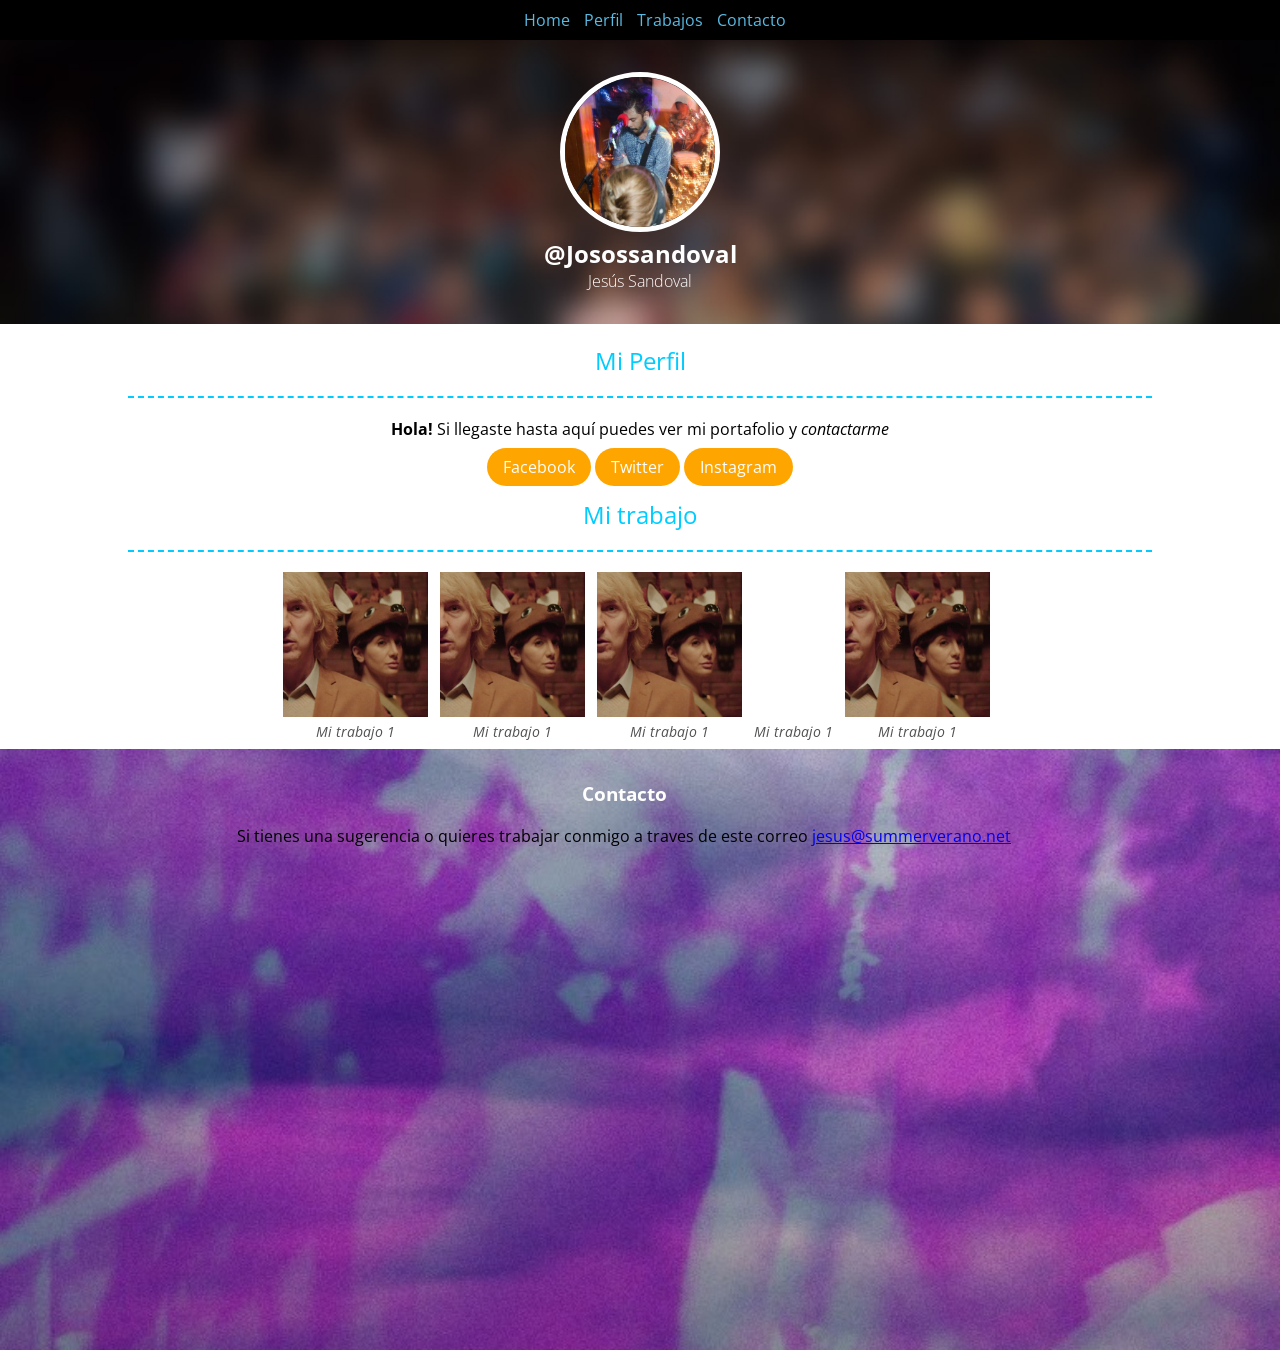
<file: index.html>
<!doctype html>
<html>
<head>
<meta charset="utf-8">
<title>Jesus Sandoval</title>
<link rel="icon" type="image/png" href="img/favicon.png">
<link rel="stylesheet" href="css/normalize.css">
<link rel="stylesheet" href="css/style.css">
<link href='https://fonts.googleapis.com/css?family=Open+Sans:400,300italic,700,400italic' rel='stylesheet' type='text/css'>
</head>

<body>
<header id="home" class="Header">
  <nav class="MainMenu">
    <ul class="MainMenu-list">
      <li class="MainMenu-item"><a class="MainMenu-link"href="#home">Home</a></li>
      <li class="MainMenu-item"><a class="MainMenu-link"href="#perfil">Perfil</a></li>
      <li class="MainMenu-item"><a class="MainMenu-link"href="#trabajos">Trabajos</a></li>
      <li class="MainMenu-item"><a class="MainMenu-link"href="#contacto">Contacto</a></li>
    </ul>
  </nav>
  <figure class="Header-imageContainer">
  <img src="img/avatar.jpg" width="80px" height="90px" alt="imagen personal" class="Header-image"/>
  <figcaption class="Header-imageDescription">
  <a href="http://www.twitter.com/josossandoval" target="_blank" class="Header-link">@Josossandoval</a>
  </figcaption>
  <span class="Header-name">Jesús Sandoval</span>

  </figure>
</header>
  
<section class="Profile" id="perfil">
<div class="u-container">
<h2 class="Profile-title u-title">Mi Perfil</h2>
<p class="Profile-description"><span class="u-strong">Hola!</span> Si llegaste hasta aquí puedes ver mi portafolio y <span class="u-italic">contactarme</span></p>
<a class="Profile-link" href="http://www.facebook.com/jezuz.chavez" target="_blank">Facebook</a> 
<a class="Profile-link" href="http://www.twitter.com/josossandoval" target="_blank">Twitter</a> 
<a class="Profile-link" href="http://www.instagram.com/josossandoval" target="_blank">Instagram</a></div>
</section>

<section class="Work" id="trabajos">
<div class="u-container">
<h2 class="Work-title u-title">Mi trabajo</h2>
<article class="Work-item">
<figure class="Work-imageContainer">
<img class="Work-image" src="img/proyecto.jpg" width="145px" height="145px" alt="mi trabajo 1">
<figcaption class="Work-description u-italic">Mi trabajo 1</figcaption>
</figure>
</article>

<article class="Work-item">
<figure class="Work-imageContainer">
<img class="Work-image" src="img/proyecto.jpg" width="145px" height="145px" alt="mi trabajo 1">
<figcaption class="Work-description u-italic">Mi trabajo 1</figcaption>
</figure>
</article>

<article class="Work-item">
<figure class="Work-imageContainer">
<img class="Work-image" src="img/proyecto.jpg" width="145px" height="145px" alt="mi trabajo 1">
<figcaption class="Work-description u-italic">Mi trabajo 1</figcaption>
</figure>
</article>

<article class="Work-item">
<figure class="Work-imageContainer">
 
<figcaption class="Work-description u-italic">Mi trabajo 1</figcaption>
</figure>
</article>

<article class="Work-item">
<figure class="Work-imageContainer">
<img class="Work-image" src="img/proyecto.jpg" width="145px" height="145px" alt="mi trabajo 1">
<figcaption class="Work-description u-italic">Mi trabajo 1</figcaption>
</figure>
</article>
</div>
</section>

<footer id="contacto" class="Footer">
<div class="Footer-left">
<h3 class="Footer-title">Contacto</h3>
<p class="Footer-description">Si tienes una sugerencia o quieres trabajar conmigo a traves de este correo <a href="jesus@summerverano.net">jesus@summerverano.net</a></p>
</div>

<div class="Footer-right">
<iframe src="https://www.google.com/maps/embed?pb=!1m18!1m12!1m3!1d3621.811139022818!2d-107.43726338692609!3d24.801919753713765!2m3!1f0!2f0!3f0!3m2!1i1024!2i768!4f13.1!3m3!1m2!1s0x86bcd07daac5c7a5%3A0xbf00083607c66d8b!2sUniversidad+Tecmilenio!5e0!3m2!1ses!2smx!4v1447818965816" width="600" height="450" frameborder="0" style="border:0" allowfullscreen></iframe>
</div>
</footer>
</body>
</html>
</file>
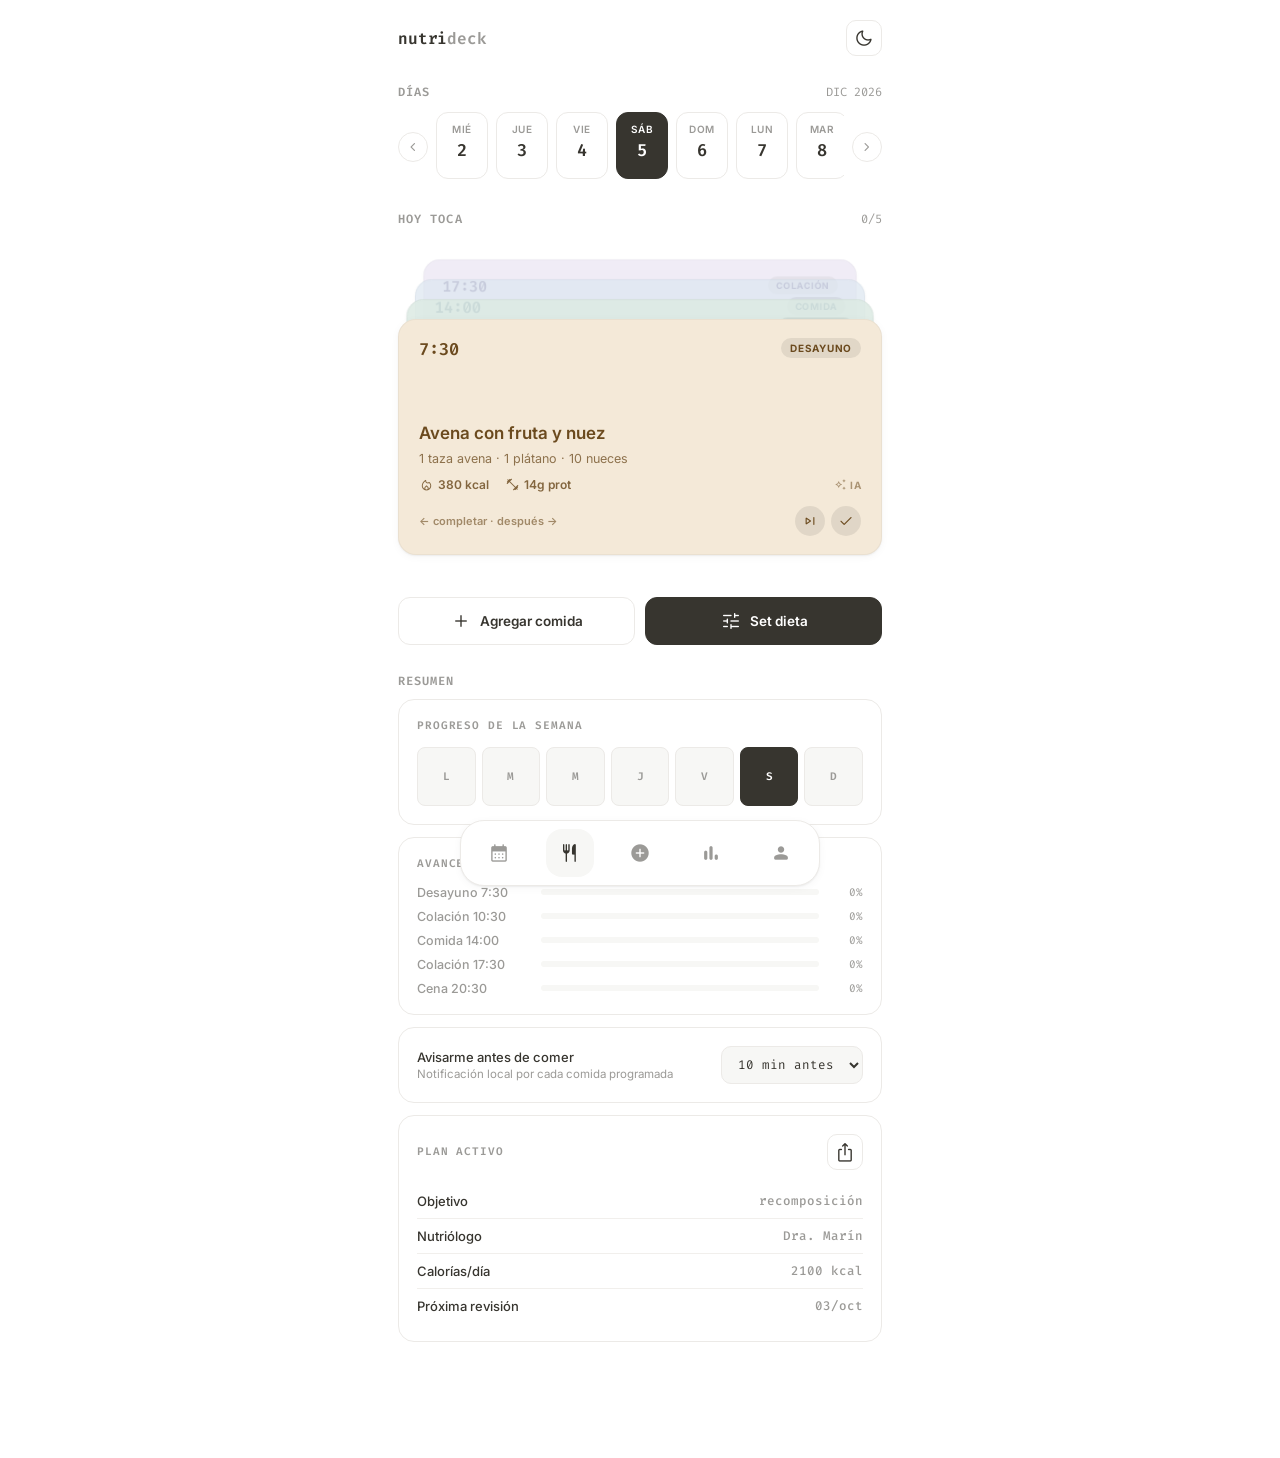
<file: diet-app/index.html>
<!doctype html>
<html lang="es">
<head>
<meta charset="utf-8">
<meta name="viewport" content="width=device-width, initial-scale=1, viewport-fit=cover">
<title>NutriDeck — Wireframe</title>
<link rel="preconnect" href="https://fonts.googleapis.com">
<link href="https://fonts.googleapis.com/css2?family=Fira+Code:wght@500;600;700&family=Inter:wght@400;500;600;700&family=Material+Symbols+Rounded:opsz,wght,FILL,GRAD@20..48,100..700,0..1,-50..200" rel="stylesheet">
<style>
  :root{
    --bg:          #ffffff;
    --bg-raised:   #ffffff;
    --bg-sunken:   #f7f7f5;
    --text:        #37352f;
    --text-dim:    #9b9a97;
    --border:      #eceae7;
    --border-soft: #f1efec;
    --accent:      #37352f;
    --shadow:      0 1px 2px rgba(15,15,15,.06), 0 2px 8px rgba(15,15,15,.04);
    --overlay:     rgba(30,28,25,.45);

    --meal-1-bg:#f4e9d8; --meal-1-tx:#6b4a1e;
    --meal-2-bg:#dceae3; --meal-2-tx:#1f5c46;
    --meal-3-bg:#dce6f0; --meal-3-tx:#244a73;
    --meal-4-bg:#e6e0f0; --meal-4-tx:#4a3b73;
    --meal-5-bg:#f2dede; --meal-5-tx:#7a3030;

    --done-bg: #f1efec;
    --done-tx: #b3b1ac;
  }

  :root[data-theme="dark"]{
    --bg:          #191919;
    --bg-raised:   #202020;
    --bg-sunken:   #1f1f1f;
    --text:        #e9e9e7;
    --text-dim:    #8f8d88;
    --border:      #2f2f2f;
    --border-soft: #2a2a2a;
    --accent:      #e9e9e7;
    --shadow:      0 1px 2px rgba(0,0,0,.4), 0 2px 10px rgba(0,0,0,.28);
    --overlay:     rgba(0,0,0,.6);

    --meal-1-bg:#332a1a; --meal-1-tx:#e8c989;
    --meal-2-bg:#1c2f28; --meal-2-tx:#8fd9bd;
    --meal-3-bg:#1e2c3a; --meal-3-tx:#9cc2e8;
    --meal-4-bg:#292236; --meal-4-tx:#c7b7e8;
    --meal-5-bg:#332222; --meal-5-tx:#e3a8a8;

    --done-bg: #232323;
    --done-tx: #6f6d68;
  }

  *{box-sizing:border-box;}
  html,body{margin:0;padding:0;}
  body{
    background:var(--bg);
    color:var(--text);
    font-family:'Inter',system-ui,sans-serif;
    min-height:100vh;
    transition:background .2s ease, color .2s ease;
    -webkit-tap-highlight-color:transparent;
  }
  button{font-family:inherit;}
  input{font-family:inherit;}
  .mono{font-family:'Fira Code',ui-monospace,monospace;}

  .material-symbols-rounded{
    font-variation-settings:'FILL' 0,'wght' 300,'GRAD' 0,'opsz' 24;
    font-size:22px;
    line-height:1;
    user-select:none;
  }
  .material-symbols-rounded.is-filled{
    font-variation-settings:'FILL' 1,'wght' 300,'GRAD' 0,'opsz' 24;
  }

  /* ---------- App shell : single centered column, same on mobile & desktop ---------- */
  .App{
    max-width:520px;
    margin:0 auto;
    padding:20px 18px 116px;
    display:flex;
    flex-direction:column;
    gap:28px;
  }

  /* ---------- Top bar ---------- */
  .TopBar{
    display:flex;
    align-items:center;
    justify-content:space-between;
  }
  .TopBar-title{
    font-family:'Fira Code';
    font-weight:600;
    font-size:16px;
    letter-spacing:-0.01em;
  }
  .TopBar-title span{color:var(--text-dim);}
  .IconBtn{
    width:36px;height:36px;
    border-radius:10px;
    border:1px solid var(--border);
    background:var(--bg-raised);
    color:var(--text);
    display:flex;align-items:center;justify-content:center;
    cursor:pointer;
    flex:0 0 auto;
  }
  .IconBtn:hover{background:var(--bg-sunken);}

  /* ---------- Section heading ---------- */
  .SectionHead{
    display:flex;align-items:baseline;justify-content:space-between;
    margin-bottom:10px;
  }
  .SectionHead h2{
    font-family:'Fira Code';
    font-size:12px;
    font-weight:600;
    text-transform:uppercase;
    letter-spacing:.09em;
    color:var(--text-dim);
    margin:0;
  }
  .SectionHead .meta{
    font-family:'Fira Code';
    font-size:12px;
    color:var(--text-dim);
  }

  /* ---------- Day rail ---------- */
  .DayRailWrap{
    display:flex;
    align-items:center;
    gap:8px;
  }
  .RailNav{
    width:30px;height:30px;
    border-radius:50%;
    border:1px solid var(--border);
    background:var(--bg-raised);
    color:var(--text-dim);
    display:flex;align-items:center;justify-content:center;
    cursor:pointer;
    flex:0 0 auto;
  }
  .RailNav:hover{background:var(--bg-sunken);color:var(--text);}
  .RailNav .material-symbols-rounded{font-size:18px;}

  .DayRail{
    display:flex;
    gap:8px;
    overflow-x:auto;
    scroll-snap-type:x mandatory;
    padding:2px 2px 4px;
    flex:1;
    min-width:0;
  }
  .DayRail::-webkit-scrollbar{display:none;}

  .DayCard{
    scroll-snap-align:start;
    flex:0 0 auto;
    width:52px;
    padding:10px 0 9px;
    border-radius:12px;
    border:1px solid var(--border);
    background:var(--bg-raised);
    color:var(--text-dim);
    display:flex;
    flex-direction:column;
    align-items:center;
    gap:4px;
    cursor:pointer;
  }
  .DayCard-dow{font-size:10px;font-weight:600;letter-spacing:.06em;text-transform:uppercase;}
  .DayCard-num{font-family:'Fira Code';font-size:17px;font-weight:600;color:var(--text);}
  .DayCard-dot{width:4px;height:4px;border-radius:50%;background:var(--meal-3-tx);opacity:0;}
  .DayCard.is-done .DayCard-dot{opacity:.8;background:var(--meal-2-tx);}

  .DayCard.is-active{
    background:var(--text);
    border-color:var(--text);
    color:var(--bg);
  }
  .DayCard.is-active .DayCard-num{color:var(--bg);}

  /* ---------- Rolodex stack ---------- */
  :root{ --card-h: 236px; --peek: 24px; }
  .Stack{
    position:relative;
    height:calc(var(--card-h) + var(--peek) * 3 + 10px);
  }
  .Stack-empty{
    position:absolute;inset:0;
    border:1px dashed var(--border);
    border-radius:16px;
    display:flex;align-items:center;justify-content:center;
    color:var(--text-dim);
    text-align:center;padding:24px;
    font-size:14px;
  }

  .MealCard{
    position:absolute;
    left:0;right:0;
    bottom:0;
    height:var(--card-h);
    border-radius:18px;
    border:1px solid rgba(0,0,0,.04);
    padding:18px 20px;
    display:flex;
    flex-direction:column;
    box-shadow:var(--shadow);
    will-change:transform;
    transition:transform .3s cubic-bezier(.2,.8,.2,1), opacity .3s ease, box-shadow .2s ease;
    user-select:none;
  }
  .MealCard.is-front{cursor:grab;}
  .MealCard.is-front:active{cursor:grabbing;}
  .MealCard.is-dragging{transition:none;}
  .MealCard.is-peek{cursor:pointer;}

  .MealCard.c1{background:var(--meal-1-bg);color:var(--meal-1-tx);}
  .MealCard.c2{background:var(--meal-2-bg);color:var(--meal-2-tx);}
  .MealCard.c3{background:var(--meal-3-bg);color:var(--meal-3-tx);}
  .MealCard.c4{background:var(--meal-4-bg);color:var(--meal-4-tx);}
  .MealCard.c5{background:var(--meal-5-bg);color:var(--meal-5-tx);}

  .MealCard-top{
    display:flex;justify-content:space-between;align-items:flex-start;
  }
  .MealCard-time{font-family:'Fira Code';font-weight:600;font-size:17px;}
  .MealCard-tag{
    font-size:10px;font-weight:700;text-transform:uppercase;letter-spacing:.07em;
    background:rgba(0,0,0,.08);
    padding:4px 9px;border-radius:20px;
  }
  .MealCard-name{
    font-weight:600;
    font-size:17px;
    line-height:1.3;
    margin-top:auto;
  }
  .MealCard-desc{
    font-size:12.5px;
    opacity:.75;
    margin-top:5px;
    line-height:1.4;
  }
  .MealCard-macros{
    display:flex;
    align-items:center;
    gap:16px;
    margin-top:10px;
    font-size:12px;
    font-weight:600;
    opacity:.82;
  }
  .MealCard-macros span{display:flex;align-items:center;gap:4px;}
  .MealCard-macros .material-symbols-rounded{font-size:15px;}
  .MealCard-macros .ai-badge{
    margin-left:auto;
    display:flex;align-items:center;gap:3px;
    font-size:10px;font-weight:700;text-transform:uppercase;letter-spacing:.04em;
    opacity:.65;
  }
  .MealCard-macros .ai-badge .material-symbols-rounded{font-size:13px;}

  .MealCard-tag.is-overdue{
    display:flex;align-items:center;gap:3px;
    background:rgba(0,0,0,.14);
  }
  .MealCard-tag.is-overdue .material-symbols-rounded{font-size:12px;}
  .MealCard-foot{
    margin-top:14px;
    display:flex;
    align-items:center;
    justify-content:space-between;
  }
  .MealCard-hint{
    font-size:11px;font-weight:600;opacity:.6;
    display:flex;align-items:center;gap:4px;
  }
  .MealCard-actions{display:flex;gap:6px;}
  .MealCard-actionBtn{
    width:30px;height:30px;
    border-radius:50%;
    border:none;
    background:rgba(0,0,0,.08);
    color:inherit;
    display:flex;align-items:center;justify-content:center;
    cursor:pointer;
  }
  .MealCard-actionBtn .material-symbols-rounded{font-size:18px;}
  .MealCard-actionBtn:hover{background:rgba(0,0,0,.14);}

  .SwipeGhost{
    position:absolute;top:0;bottom:0;width:50%;
    display:flex;align-items:center;
    font-family:'Fira Code';font-weight:600;font-size:13px;
    opacity:0;
    pointer-events:none;
    gap:6px;
  }
  .SwipeGhost.left{left:0;justify-content:flex-start;padding-left:20px;color:#1f5c46;}
  .SwipeGhost.right{right:0;justify-content:flex-end;padding-right:20px;color:#6b4a1e;}

  /* completed chips row */
  .DoneRow{
    display:flex;
    gap:8px;
    flex-wrap:wrap;
    margin-top:14px;
  }
  .DoneChip{
    font-size:12px;
    font-weight:500;
    background:var(--done-bg);
    color:var(--done-tx);
    padding:6px 12px;
    border-radius:20px;
    display:flex;align-items:center;gap:6px;
    text-decoration:line-through;
    cursor:pointer;
    border:1px solid var(--border-soft);
  }
  .DoneChip .material-symbols-rounded{font-size:14px;text-decoration:none;}

  /* ---------- Action row ---------- */
  .Actions{display:flex;gap:10px;}
  .Btn{
    flex:1;
    border:1px solid var(--border);
    border-radius:12px;
    padding:12px 14px;
    font-weight:600;
    font-size:13.5px;
    cursor:pointer;
    display:flex;align-items:center;justify-content:center;gap:8px;
    background:var(--bg-raised);
    color:var(--text);
  }
  .Btn:hover{background:var(--bg-sunken);}
  .Btn.is-primary{background:var(--text);color:var(--bg);border-color:var(--text);}

  /* ---------- Stats / summary section ---------- */
  .Panel{
    background:var(--bg-raised);
    border:1px solid var(--border);
    border-radius:16px;
    padding:18px;
  }
  .Panel + .Panel{margin-top:12px;}
  .Panel h3{
    margin:0 0 14px;
    font-family:'Fira Code';
    font-size:11px;
    font-weight:600;
    text-transform:uppercase;
    letter-spacing:.08em;
    color:var(--text-dim);
  }
  .Panel-headRow{
    display:flex;align-items:center;justify-content:space-between;
    margin-bottom:14px;
  }
  .Panel-headRow h3{margin:0;}

  .WeekGrid{display:grid;grid-template-columns:repeat(7,1fr);gap:6px;}
  .WeekGrid-cell{
    aspect-ratio:1;
    border-radius:8px;
    border:1px solid var(--border);
    display:flex;align-items:center;justify-content:center;
    font-family:'Fira Code';
    font-size:11px;font-weight:600;
    background:var(--bg-sunken);
    color:var(--text-dim);
  }
  .WeekGrid-cell.is-active{background:var(--text);color:var(--bg);border-color:var(--text);}
  .WeekGrid-cell.is-full{background:var(--meal-2-bg);color:var(--meal-2-tx);border-color:transparent;}

  .ProgressRow{display:flex;align-items:center;gap:12px;margin-bottom:9px;}
  .ProgressRow:last-child{margin-bottom:0;}
  .ProgressRow-label{width:112px;font-size:12.5px;font-weight:500;color:var(--text-dim);}
  .ProgressBar{flex:1;height:6px;border-radius:6px;background:var(--bg-sunken);overflow:hidden;}
  .ProgressBar > span{display:block;height:100%;background:var(--meal-2-tx);border-radius:6px;}
  .ProgressRow-val{font-family:'Fira Code';font-size:11px;color:var(--text-dim);width:32px;text-align:right;}

  .PlanList{list-style:none;margin:0;padding:0;display:flex;flex-direction:column;gap:0;}
  .PlanList li{
    display:flex;align-items:center;justify-content:space-between;
    padding:9px 0;
    font-size:13px;font-weight:500;
    border-bottom:1px solid var(--border-soft);
  }
  .PlanList li:last-child{border-bottom:none;}
  .PlanList li span.dim{color:var(--text-dim);font-family:'Fira Code';font-size:12.5px;}

  .SettingRow{
    display:flex;align-items:center;justify-content:space-between;
    gap:12px;
  }
  .SettingRow-label{font-size:13px;font-weight:500;}
  .SettingRow-hint{font-size:11.5px;color:var(--text-dim);margin-top:2px;}
  .Select{
    padding:9px 12px;
    border:1px solid var(--border);
    border-radius:10px;
    background:var(--bg-sunken);
    color:var(--text);
    font-size:12.5px;
    font-family:'Fira Code';
  }

  /* ---------- Floating bottom nav ---------- */
  .NavBar{
    position:fixed;
    left:0;right:0;bottom:0;
    display:flex;
    justify-content:center;
    padding:14px 18px calc(14px + env(safe-area-inset-bottom));
    pointer-events:none;
  }
  .NavBar-inner{
    pointer-events:auto;
    display:flex;
    align-items:center;
    justify-content:space-between;
    gap:4px;
    width:100%;
    max-width:360px;
    background:var(--bg-raised);
    border:1px solid var(--border);
    border-radius:24px;
    padding:8px 14px;
    box-shadow:var(--shadow);
  }
  .NavBar-item{
    width:48px;height:48px;
    border:none;
    background:transparent;
    color:var(--text-dim);
    border-radius:16px;
    display:flex;align-items:center;justify-content:center;
    cursor:pointer;
    flex:0 0 auto;
  }
  /* Not every Google icon ships a distinct outline/filled pair, so the
     navbar always renders filled glyphs; selection is communicated by
     color + a persistent background pill instead of the FILL axis. */
  .NavBar-item .material-symbols-rounded{
    font-variation-settings:'FILL' 1,'wght' 300,'GRAD' 0,'opsz' 24;
  }
  .NavBar-item:hover{background:var(--bg-sunken);}
  .NavBar-item.is-active{color:var(--text);background:var(--bg-sunken);}

  /* ---------- Modals ---------- */
  .ModalOverlay{
    position:fixed;inset:0;
    background:var(--overlay);
    display:flex;align-items:center;justify-content:center;
    padding:20px;
    z-index:999;
  }
  .ModalOverlay[hidden]{display:none;}
  .ModalPanel{
    background:var(--bg-raised);
    border:1px solid var(--border);
    border-radius:20px;
    padding:20px;
    width:100%;
    max-width:360px;
    box-shadow:var(--shadow);
  }
  .ModalHeader{
    display:flex;align-items:center;justify-content:space-between;
    margin-bottom:14px;
  }
  .ModalTitle{
    font-family:'Fira Code';
    font-weight:600;
    font-size:14px;
  }
  .MonthWeekdays{
    display:grid;grid-template-columns:repeat(7,1fr);
    margin-bottom:4px;
  }
  .MonthWeekdays span{
    text-align:center;
    font-size:10px;font-weight:600;letter-spacing:.04em;
    color:var(--text-dim);
  }
  .MonthGrid{display:grid;grid-template-columns:repeat(7,1fr);gap:4px;}
  .MonthGrid-cell{
    aspect-ratio:1;
    border-radius:10px;
    display:flex;flex-direction:column;align-items:center;justify-content:center;
    font-family:'Fira Code';font-size:13px;font-weight:500;
    color:var(--text);
    cursor:pointer;
    position:relative;
    gap:2px;
  }
  .MonthGrid-cell:hover{background:var(--bg-sunken);}
  .MonthGrid-cell.is-dim{color:var(--text-dim);opacity:.4;}
  .MonthGrid-cell.is-active{background:var(--text);color:var(--bg);}
  .MonthGrid-cell.is-today:not(.is-active){box-shadow:inset 0 0 0 1.5px var(--text-dim);}
  .MonthGrid-cell .dot{width:4px;height:4px;border-radius:50%;background:var(--meal-2-tx);}
  .MonthGrid-cell.is-active .dot{background:var(--bg);}

  .Note{font-size:12.5px;color:var(--text-dim);line-height:1.5;margin:0 0 14px;}
  .ShareRow{display:flex;gap:8px;align-items:center;}
  .ShareRow + .ShareRow{margin-top:10px;}
  .ShareDivider{
    text-align:center;font-size:11.5px;color:var(--text-dim);
    margin:16px 0;
  }
  .ShareInput{
    flex:1;
    padding:10px 12px;
    border:1px solid var(--border);
    border-radius:10px;
    background:var(--bg-sunken);
    color:var(--text);
    font-size:13px;
  }
  .ShareInput.mono{letter-spacing:-0.01em;}
  .ShareRow .Btn{flex:0 0 auto;padding:10px 16px;}
</style>
</head>
<body>

<div class="App">

  <div class="TopBar">
    <div class="TopBar-title">nutri<span>deck</span></div>
    <button class="IconBtn" id="btnTheme" title="Modo claro/oscuro">
      <span class="material-symbols-rounded" id="themeIcon">dark_mode</span>
    </button>
  </div>

  <div id="secToday">
    <div class="SectionHead"><h2>Días</h2><span class="meta" id="railLabel">SEP 2026</span></div>
    <div class="DayRailWrap">
      <button class="RailNav" id="railPrev"><span class="material-symbols-rounded">chevron_left</span></button>
      <div class="DayRail" id="dayRail"></div>
      <button class="RailNav" id="railNext"><span class="material-symbols-rounded">chevron_right</span></button>
    </div>
  </div>

  <div id="secMeals">
    <div class="SectionHead">
      <h2>Hoy toca</h2>
      <span class="meta" id="dayCount">0/0</span>
    </div>
    <div class="Stack" id="stack"></div>
    <div class="DoneRow" id="doneRow"></div>
  </div>

  <div class="Actions">
    <button class="Btn" id="btnAddMeal">
      <span class="material-symbols-rounded">add</span> Agregar comida
    </button>
    <button class="Btn is-primary" id="btnDiet">
      <span class="material-symbols-rounded">tune</span> Set dieta
    </button>
  </div>

  <div id="secStats">
    <div class="SectionHead"><h2>Resumen</h2></div>
    <div class="Panel">
      <h3>Progreso de la semana</h3>
      <div class="WeekGrid" id="weekGrid"></div>
    </div>
    <div class="Panel">
      <h3>Avance de hoy</h3>
      <div id="progressRows"></div>
    </div>
    <div class="Panel">
      <div class="SettingRow">
        <div>
          <div class="SettingRow-label">Avisarme antes de comer</div>
          <div class="SettingRow-hint">Notificación local por cada comida programada</div>
        </div>
        <select class="Select" id="notifLead">
          <option value="10">10 min antes</option>
          <option value="30">30 min antes</option>
          <option value="15">15 min antes</option>
          <option value="5">5 min antes</option>
          <option value="0">a la hora</option>
          <option value="off">desactivadas</option>
        </select>
      </div>
    </div>
    <div class="Panel" id="secProfile">
      <div class="Panel-headRow">
        <h3>Plan activo</h3>
        <button class="IconBtn" id="btnShare" title="Compartir dieta">
          <span class="material-symbols-rounded">ios_share</span>
        </button>
      </div>
      <ul class="PlanList">
        <li>Objetivo <span class="dim">recomposición</span></li>
        <li>Nutriólogo <span class="dim">Dra. Marín</span></li>
        <li>Calorías/día <span class="dim">2100 kcal</span></li>
        <li>Próxima revisión <span class="dim">03/oct</span></li>
      </ul>
    </div>
  </div>

</div>

<div class="NavBar">
  <div class="NavBar-inner" id="navBar">
    <button class="NavBar-item" data-type="toggle" data-action="openMonth" data-icon="calendar_month" title="Calendario"></button>
    <button class="NavBar-item" data-type="toggle" data-target="secMeals" data-icon="restaurant" title="Hoy"></button>
    <button class="NavBar-item" data-type="action" data-action="openAdd" data-icon="add_circle" title="Agregar"></button>
    <button class="NavBar-item" data-type="toggle" data-target="secStats" data-icon="bar_chart" title="Resumen"></button>
    <button class="NavBar-item" data-type="toggle" data-target="secProfile" data-icon="person" title="Perfil"></button>
  </div>
</div>

<!-- Month calendar modal -->
<div class="ModalOverlay" id="monthModal" hidden>
  <div class="ModalPanel">
    <div class="ModalHeader">
      <button class="IconBtn" id="monthPrev"><span class="material-symbols-rounded">chevron_left</span></button>
      <span class="ModalTitle" id="monthLabel">Septiembre 2026</span>
      <button class="IconBtn" id="monthNext"><span class="material-symbols-rounded">chevron_right</span></button>
    </div>
    <div class="MonthWeekdays">
      <span>L</span><span>M</span><span>M</span><span>J</span><span>V</span><span>S</span><span>D</span>
    </div>
    <div class="MonthGrid" id="monthGrid"></div>
  </div>
</div>

<!-- Share diet modal -->
<div class="ModalOverlay" id="shareModal" hidden>
  <div class="ModalPanel">
    <div class="ModalHeader">
      <span class="ModalTitle">Compartir dieta</span>
      <button class="IconBtn" id="shareClose"><span class="material-symbols-rounded">close</span></button>
    </div>
    <p class="Note">Comparte este plan con tu nutriólogo o paciente. (wireframe — sin backend real)</p>
    <div class="ShareRow">
      <input class="ShareInput mono" id="shareLink" type="text" readonly value="nutrideck.app/plan/8f2ac1">
      <button class="Btn is-primary" id="shareCopy">Copiar</button>
    </div>
    <div class="ShareDivider">o envía por correo</div>
    <div class="ShareRow">
      <input class="ShareInput" id="shareEmail" type="email" placeholder="correo@ejemplo.com">
      <button class="Btn is-primary" id="shareSend">Enviar</button>
    </div>
  </div>
</div>

<script>
(function(){

  // ---------- Theme ----------
  var root = document.documentElement;
  var themeIcon = document.getElementById('themeIcon');

  function applyTheme(t){
    root.setAttribute('data-theme', t);
    themeIcon.textContent = t === 'dark' ? 'light_mode' : 'dark_mode';
  }
  function getStoredTheme(){
    try{ return localStorage.getItem('nutrideck-theme'); }catch(e){ return null; }
  }
  function storeTheme(t){
    try{ localStorage.setItem('nutrideck-theme', t); }catch(e){}
  }
  var initialTheme = getStoredTheme() || (window.matchMedia && window.matchMedia('(prefers-color-scheme: dark)').matches ? 'dark' : 'light');
  applyTheme(initialTheme);

  document.getElementById('btnTheme').addEventListener('click', function(){
    var next = root.getAttribute('data-theme') === 'dark' ? 'light' : 'dark';
    applyTheme(next);
    storeTheme(next);
  });

  // ---------- Notification lead-time preference (10 min before, by default) ----------
  var notifSelect = document.getElementById('notifLead');
  function getStoredNotifLead(){
    try{ return localStorage.getItem('nutrideck-notif-lead'); }catch(e){ return null; }
  }
  function storeNotifLead(v){
    try{ localStorage.setItem('nutrideck-notif-lead', v); }catch(e){}
  }
  notifSelect.value = getStoredNotifLead() || "10";
  notifSelect.addEventListener('change', function(){
    storeNotifLead(notifSelect.value);
    if(notifSelect.value === 'off'){
      alert('Wireframe: notificaciones desactivadas.');
    } else if(notifSelect.value === '0'){
      alert('Wireframe: se avisará justo a la hora de cada comida.');
    } else {
      alert('Wireframe: se avisará ' + notifSelect.value + ' min antes de cada comida.');
    }
  });

  // ---------- Date helpers ----------
  var DOWS = ["LUN","MAR","MIÉ","JUE","VIE","SÁB","DOM"];
  var MONTHS = ["ENERO","FEBRERO","MARZO","ABRIL","MAYO","JUNIO","JULIO","AGOSTO","SEPTIEMBRE","OCTUBRE","NOVIEMBRE","DICIEMBRE"];
  var MONTHS_ABBR = ["ENE","FEB","MAR","ABR","MAY","JUN","JUL","AGO","SEP","OCT","NOV","DIC"];

  function pad2(n){ return n<10 ? '0'+n : ''+n; }
  function dateKey(d){ return d.getFullYear()+'-'+pad2(d.getMonth()+1)+'-'+pad2(d.getDate()); }
  function addDays(d,n){ var r=new Date(d); r.setDate(r.getDate()+n); return r; }
  function dowIndex(d){ return (d.getDay()+6)%7; } // Monday=0 ... Sunday=6
  function sameDay(a,b){ return dateKey(a)===dateKey(b); }

  // ---------- Meal data (lazily generated per calendar date) ----------
  var COLORS = ["c1","c2","c3","c4","c5"];
  var MEAL_TEMPLATE = [
    {time:"7:30",  tag:"Desayuno", name:"Avena con fruta y nuez",      desc:"1 taza avena · 1 plátano · 10 nueces",       kcal:380, protein:14},
    {time:"10:30", tag:"Colación", name:"Yogurt griego + granola",     desc:"1 yogurt natural · 2 cdas granola",          kcal:210, protein:16},
    {time:"14:00", tag:"Comida",   name:"Pollo a la plancha",          desc:"150g pollo · arroz · ensalada verde",        kcal:520, protein:42},
    {time:"17:30", tag:"Colación", name:"Fruta + puñado de almendras", desc:"1 manzana · 10 almendras",                   kcal:230, protein:6},
    {time:"20:30", tag:"Cena",     name:"Salmón con verduras",         desc:"120g salmón · brócoli al vapor",             kcal:410, protein:34}
  ];
  function buildMeals(seed){
    return MEAL_TEMPLATE.map(function(m,i){
      return { id:seed+"-"+i, time:m.time, tag:m.tag, name:m.name, desc:m.desc, kcal:m.kcal, protein:m.protein, color:COLORS[i % COLORS.length] };
    });
  }

  // ---------- Persistence (localStorage — good enough for personal testing; swap for Supabase/Firebase later) ----------
  var STORAGE_KEY = 'nutrideck-data-v1';
  function loadSavedData(){
    try{
      var raw = localStorage.getItem(STORAGE_KEY);
      return raw ? JSON.parse(raw) : {};
    }catch(e){ return {}; }
  }
  function saveData(){
    try{ localStorage.setItem(STORAGE_KEY, JSON.stringify(daysData)); }catch(e){}
  }

  var daysData = loadSavedData(); // dateKey -> {pending:[...], done:[...]}
  function getDay(date){
    var key = dateKey(date);
    if(!daysData[key]){
      daysData[key] = { pending: buildMeals(key), done: [] };
    }
    return daysData[key];
  }

  var today = new Date();
  var activeDate = new Date(today);

  // ---------- Overdue detection (missed window, still completable/skippable manually) ----------
  function mealDateTime(date, timeStr){
    var parts = timeStr.split(':');
    var dt = new Date(date.getFullYear(), date.getMonth(), date.getDate(), parseInt(parts[0],10), parseInt(parts[1],10));
    return dt;
  }
  var OVERDUE_GRACE_MIN = 45;
  function isOverdue(meal, date){
    var now = new Date();
    var mealDT = mealDateTime(date, meal.time);
    var dateOnly = new Date(date.getFullYear(), date.getMonth(), date.getDate());
    var todayOnly = new Date(now.getFullYear(), now.getMonth(), now.getDate());
    if(dateOnly < todayOnly) return true;
    if(dateOnly > todayOnly) return false;
    return now.getTime() > mealDT.getTime() + OVERDUE_GRACE_MIN*60000;
  }

  // ---------- DOM refs ----------
  var dayRail = document.getElementById('dayRail');
  var railLabel = document.getElementById('railLabel');
  var stackEl = document.getElementById('stack');
  var doneRowEl = document.getElementById('doneRow');
  var dayCountEl = document.getElementById('dayCount');
  var weekGrid = document.getElementById('weekGrid');
  var progressRows = document.getElementById('progressRows');

  // ---------- Day rail (scrollable window, ± several days, with prev/next paging) ----------
  var RAIL_SPAN = 7; // days shown before and after activeDate

  function renderDayRail(){
    dayRail.innerHTML = "";
    var windowDates = [];
    for(var i=-RAIL_SPAN;i<=RAIL_SPAN;i++){
      windowDates.push(addDays(activeDate, i));
    }
    windowDates.forEach(function(date){
      var day = getDay(date);
      var isActive = sameDay(date, activeDate);
      var allDone = day.pending.length === 0;
      var el = document.createElement('div');
      el.className = 'DayCard' + (isActive ? ' is-active':'') + (allDone ? ' is-done':'');
      el.innerHTML =
        '<span class="DayCard-dow">'+DOWS[dowIndex(date)]+'</span>' +
        '<span class="DayCard-num">'+date.getDate()+'</span>' +
        '<span class="DayCard-dot"></span>';
      el.addEventListener('click', function(){
        activeDate = date;
        renderAll();
      });
      dayRail.appendChild(el);
    });
    railLabel.textContent = MONTHS_ABBR[activeDate.getMonth()] + ' ' + activeDate.getFullYear();
    var activeEl = dayRail.children[RAIL_SPAN];
    if(activeEl) activeEl.scrollIntoView({inline:'center', block:'nearest'});
  }

  document.getElementById('railPrev').addEventListener('click', function(){
    activeDate = addDays(activeDate, -7);
    renderAll();
  });
  document.getElementById('railNext').addEventListener('click', function(){
    activeDate = addDays(activeDate, 7);
    renderAll();
  });

  // ---------- Rolodex stack (peek cards fan out upward, front sits at the bottom) ----------
  var MAX_VISIBLE = 4;

  function renderStack(){
    stackEl.innerHTML = "";
    var day = getDay(activeDate);
    var pending = day.pending;

    dayCountEl.textContent = day.done.length + "/" + (day.done.length + pending.length);

    if(pending.length === 0){
      var empty = document.createElement('div');
      empty.className = 'Stack-empty';
      empty.textContent = '¡Todas las comidas de este día están completas!';
      stackEl.appendChild(empty);
      renderDoneRow();
      return;
    }

    var visible = pending.slice(0, MAX_VISIBLE);
    visible.forEach(function(meal, idx){
      var card = document.createElement('div');
      var isFront = idx === 0;
      card.className = 'MealCard ' + meal.color + (isFront ? ' is-front':' is-peek');
      card.dataset.id = meal.id;

      card.style.zIndex = (MAX_VISIBLE - idx);
      card.style.transform = 'translateY(calc(var(--peek) * -'+idx+')) scale('+(1 - idx*0.035)+')';
      card.style.opacity = idx===0 ? 1 : Math.max(0.6, 1 - idx*0.14);

      var overdue = isOverdue(meal, activeDate);
      var tagHtml = overdue
        ? '<span class="MealCard-tag is-overdue"><span class="material-symbols-rounded">schedule</span>fuera de horario</span>'
        : '<span class="MealCard-tag">'+meal.tag+'</span>';

      card.innerHTML =
        '<div class="MealCard-top">' +
          '<span class="MealCard-time mono">'+meal.time+'</span>' +
          tagHtml +
        '</div>' +
        '<div class="MealCard-name">'+meal.name+'</div>' +
        (isFront ? '<div class="MealCard-desc">'+meal.desc+'</div>' : '') +
        (isFront ? '<div class="MealCard-macros"><span><span class="material-symbols-rounded">local_fire_department</span>'+meal.kcal+' kcal</span><span><span class="material-symbols-rounded">fitness_center</span>'+meal.protein+'g prot</span><span class="ai-badge" title="Estimado con IA"><span class="material-symbols-rounded">auto_awesome</span>IA</span></div>' : '') +
        '<div class="MealCard-foot">' +
          '<span class="MealCard-hint">'+(isFront ? (overdue ? 'puedes completarla igual →' : '← completar · después →') : '')+'</span>' +
          (isFront ? '<div class="MealCard-actions"><button class="MealCard-actionBtn" data-action="skip"><span class="material-symbols-rounded">skip_next</span></button><button class="MealCard-actionBtn" data-action="done"><span class="material-symbols-rounded">check</span></button></div>' : '') +
        '</div>' +
        (isFront ? '<div class="SwipeGhost left"><span class="material-symbols-rounded">check_circle</span>completada</div><div class="SwipeGhost right">después<span class="material-symbols-rounded">skip_next</span></div>' : '');

      if(isFront){
        attachSwipe(card, meal);
        card.querySelector('[data-action="done"]').addEventListener('click', function(e){
          e.stopPropagation();
          completeMeal(meal.id);
        });
        card.querySelector('[data-action="skip"]').addEventListener('click', function(e){
          e.stopPropagation();
          skipToBack(meal.id);
        });
      } else {
        card.addEventListener('click', function(){
          selectCard(meal.id);
        });
      }

      stackEl.appendChild(card);
    });

    renderDoneRow();
  }

  function renderDoneRow(){
    var day = getDay(activeDate);
    doneRowEl.innerHTML = "";
    day.done.forEach(function(meal){
      var chip = document.createElement('div');
      chip.className = 'DoneChip';
      chip.innerHTML = '<span class="material-symbols-rounded is-filled">check_circle</span>' + meal.time + ' · ' + meal.name;
      chip.addEventListener('click', function(){ undoComplete(meal.id); });
      doneRowEl.appendChild(chip);
    });
  }

  function completeMeal(id){
    var day = getDay(activeDate);
    var idx = day.pending.findIndex(function(m){return m.id===id;});
    if(idx===-1) return;
    var meal = day.pending.splice(idx,1)[0];
    day.done.push(meal);
    saveData();
    renderAll();
  }

  function skipToBack(id){
    var day = getDay(activeDate);
    var idx = day.pending.findIndex(function(m){return m.id===id;});
    if(idx===-1) return;
    var meal = day.pending.splice(idx,1)[0];
    day.pending.push(meal);
    saveData();
    renderAll();
  }

  function selectCard(id){
    var day = getDay(activeDate);
    var idx = day.pending.findIndex(function(m){return m.id===id;});
    if(idx<=0) return;
    var meal = day.pending.splice(idx,1)[0];
    day.pending.unshift(meal);
    saveData();
    renderAll();
  }

  function undoComplete(id){
    var day = getDay(activeDate);
    var idx = day.done.findIndex(function(m){return m.id===id;});
    if(idx===-1) return;
    var meal = day.done.splice(idx,1)[0];
    day.pending.unshift(meal);
    saveData();
    renderAll();
  }

  function attachSwipe(card, meal){
    var ghostLeft = card.querySelector('.SwipeGhost.left');
    var ghostRight = card.querySelector('.SwipeGhost.right');
    var startX=0, startY=0, dx=0, dragging=false;

    function pointerDown(e){
      dragging = true;
      card.classList.add('is-dragging');
      startX = (e.touches ? e.touches[0].clientX : e.clientX);
      startY = (e.touches ? e.touches[0].clientY : e.clientY);
      document.addEventListener('mousemove', pointerMove);
      document.addEventListener('mouseup', pointerUp);
      document.addEventListener('touchmove', pointerMove, {passive:false});
      document.addEventListener('touchend', pointerUp);
    }
    function pointerMove(e){
      if(!dragging) return;
      var x = (e.touches ? e.touches[0].clientX : e.clientX);
      var y = (e.touches ? e.touches[0].clientY : e.clientY);
      dx = x - startX;
      var dy = y - startY;
      if(Math.abs(dx) > Math.abs(dy) && e.cancelable) e.preventDefault();
      var rot = dx/26;
      card.style.transform = 'translate('+dx+'px, 0) rotate('+rot+'deg)';
      ghostLeft.style.opacity = Math.min(Math.max(-dx/110, 0), 1);
      ghostRight.style.opacity = Math.min(Math.max(dx/110, 0), 1);
    }
    function pointerUp(){
      dragging = false;
      card.classList.remove('is-dragging');
      document.removeEventListener('mousemove', pointerMove);
      document.removeEventListener('mouseup', pointerUp);
      document.removeEventListener('touchmove', pointerMove);
      document.removeEventListener('touchend', pointerUp);

      if(dx < -80){
        card.style.transition = 'transform .26s ease, opacity .26s ease';
        card.style.transform = 'translate(-130%, 0) rotate(-10deg)';
        card.style.opacity = 0;
        setTimeout(function(){ completeMeal(meal.id); }, 200);
      } else if(dx > 80){
        card.style.transition = 'transform .26s ease, opacity .26s ease';
        card.style.transform = 'translate(130%, 0) rotate(10deg)';
        card.style.opacity = 0;
        setTimeout(function(){ skipToBack(meal.id); }, 200);
      } else {
        card.style.transform = 'translateY(0) scale(1)';
        ghostLeft.style.opacity = 0;
        ghostRight.style.opacity = 0;
      }
      dx = 0;
    }

    card.addEventListener('mousedown', pointerDown);
    card.addEventListener('touchstart', pointerDown, {passive:true});
  }

  // ---------- Stats ----------
  function renderWeekGrid(){
    weekGrid.innerHTML = "";
    var monday = addDays(activeDate, -dowIndex(activeDate));
    for(var i=0;i<7;i++){
      var date = addDays(monday, i);
      var day = getDay(date);
      var full = day.pending.length === 0;
      var isActive = sameDay(date, activeDate);
      var cell = document.createElement('div');
      cell.className = 'WeekGrid-cell' + (isActive ? ' is-active':'') + (full && !isActive ? ' is-full':'');
      cell.textContent = DOWS[i][0];
      weekGrid.appendChild(cell);
    }
  }

  function renderProgress(){
    progressRows.innerHTML = "";
    var day = getDay(activeDate);
    var all = day.done.concat(day.pending).sort(function(a,b){
      return a.time.localeCompare(b.time, undefined, {numeric:true});
    });
    var doneIds = day.done.map(function(m){return m.id;});
    all.forEach(function(meal){
      var isDone = doneIds.indexOf(meal.id) !== -1;
      var pct = isDone ? 100 : 0;
      var row = document.createElement('div');
      row.className = 'ProgressRow';
      row.innerHTML =
        '<span class="ProgressRow-label">'+meal.tag+' '+meal.time+'</span>' +
        '<span class="ProgressBar"><span style="width:'+pct+'%"></span></span>' +
        '<span class="ProgressRow-val mono">'+pct+'%</span>';
      progressRows.appendChild(row);
    });
  }

  function renderAll(){
    renderDayRail();
    renderStack();
    renderWeekGrid();
    renderProgress();
  }

  // ---------- Month calendar modal ----------
  var monthModal = document.getElementById('monthModal');
  var monthLabel = document.getElementById('monthLabel');
  var monthGrid = document.getElementById('monthGrid');
  var monthCursor = new Date(activeDate.getFullYear(), activeDate.getMonth(), 1);

  function renderMonth(){
    monthLabel.textContent = MONTHS[monthCursor.getMonth()].charAt(0) + MONTHS[monthCursor.getMonth()].slice(1).toLowerCase() + ' ' + monthCursor.getFullYear();
    monthGrid.innerHTML = "";
    var firstOfMonth = new Date(monthCursor.getFullYear(), monthCursor.getMonth(), 1);
    var gridStart = addDays(firstOfMonth, -dowIndex(firstOfMonth));
    for(var i=0;i<42;i++){
      var cellDate = addDays(gridStart, i);
      var inMonth = cellDate.getMonth() === monthCursor.getMonth();
      var cached = daysData[dateKey(cellDate)];
      var isActive = sameDay(cellDate, activeDate);
      var isToday = sameDay(cellDate, today);
      var cell = document.createElement('div');
      cell.className = 'MonthGrid-cell' + (!inMonth ? ' is-dim':'') + (isActive ? ' is-active':'') + (isToday ? ' is-today':'');
      var dot = (cached && cached.pending.length === 0) ? '<span class="dot"></span>' : '';
      cell.innerHTML = '<span>'+cellDate.getDate()+'</span>' + dot;
      cell.addEventListener('click', function(d){
        return function(){
          activeDate = d;
          monthModal.hidden = true;
          renderAll();
        };
      }(cellDate));
      monthGrid.appendChild(cell);
    }
  }

  document.getElementById('monthPrev').addEventListener('click', function(){
    monthCursor = new Date(monthCursor.getFullYear(), monthCursor.getMonth()-1, 1);
    renderMonth();
  });
  document.getElementById('monthNext').addEventListener('click', function(){
    monthCursor = new Date(monthCursor.getFullYear(), monthCursor.getMonth()+1, 1);
    renderMonth();
  });
  monthModal.addEventListener('click', function(e){
    if(e.target === monthModal) monthModal.hidden = true;
  });

  function openMonth(){
    monthCursor = new Date(activeDate.getFullYear(), activeDate.getMonth(), 1);
    renderMonth();
    monthModal.hidden = false;
  }

  // ---------- Share modal ----------
  var shareModal = document.getElementById('shareModal');
  document.getElementById('btnShare').addEventListener('click', function(){
    shareModal.hidden = false;
  });
  document.getElementById('shareClose').addEventListener('click', function(){
    shareModal.hidden = true;
  });
  shareModal.addEventListener('click', function(e){
    if(e.target === shareModal) shareModal.hidden = true;
  });
  document.getElementById('shareCopy').addEventListener('click', function(){
    var input = document.getElementById('shareLink');
    input.select();
    try{
      navigator.clipboard.writeText(input.value);
      alert('Enlace copiado (wireframe): ' + input.value);
    }catch(e){
      alert('Enlace: ' + input.value);
    }
  });
  document.getElementById('shareSend').addEventListener('click', function(){
    var email = document.getElementById('shareEmail');
    if(!email.value){ email.focus(); return; }
    alert('Wireframe: se enviaría una invitación con el plan a ' + email.value);
    email.value = "";
  });

  // ---------- Nav bar ----------
  // "toggle" buttons (calendar, hoy, resumen, perfil) stay selected — via a
  // persistent background pill, not the FILL axis — until another one is
  // tapped; opening the calendar popup does not clear its selected state.
  // "action" buttons (agregar) never carry a selected state.
  var navBar = document.getElementById('navBar');
  var navButtons = Array.prototype.slice.call(navBar.querySelectorAll('.NavBar-item'));
  var navToggleButtons = navButtons.filter(function(b){ return b.dataset.type === 'toggle'; });

  navButtons.forEach(function(btn){
    var icon = document.createElement('span');
    icon.className = 'material-symbols-rounded';
    icon.textContent = btn.dataset.icon;
    btn.appendChild(icon);

    btn.addEventListener('click', function(){
      if(btn.dataset.type === 'toggle'){
        navToggleButtons.forEach(function(b){ b.classList.remove('is-active'); });
        btn.classList.add('is-active');
        if(btn.dataset.action === 'openMonth') openMonth();
        var target = btn.dataset.target && document.getElementById(btn.dataset.target);
        if(target) target.scrollIntoView({behavior:'smooth', block:'start'});
        return;
      }
      if(btn.dataset.action === 'openAdd') document.getElementById('btnAddMeal').click();
    });
  });
  navToggleButtons[1].classList.add('is-active'); // "Hoy" selected by default

  // ---------- Actions ----------
  document.getElementById('btnAddMeal').addEventListener('click', function(){
    alert('Wireframe: aquí abriría el formulario para agregar una comida/colación (hora, nombre, macros, foto).');
  });
  document.getElementById('btnDiet').addEventListener('click', function(){
    alert('Wireframe: aquí abriría el flujo para crear/editar el plan de dieta completo.');
  });

  renderAll();
})();
</script>
</body>
</html>
</file>
<file: css/style.css>
@charset "utf-8";
/* CSS Document */

/****** Menu ******/

.MainMenu { 
	background-color:#000;
	height:2.5em;
	position: fixed;
	left:0;
	right:0;
	top:0;
}

.MainMenu-item { 
	display:inline-block;
	
}

.MainMenu-list { 
	text-align:center;
	margin:0;
}

.MainMenu-link { 
	color:#59bae2;
	text-decoration:none;
	margin-right: 10px;
	line-height:2.5em;
}

/************* Header ***********/

.Header { 
	margin-top:2.5em;
	background-image:url(../img/portada.jpg);
	background-repeat:no-repeat;
	background-position:center;
	background-size:cover;
	padding:2em;
	text-align:center;
}

.Header-imageContainer {
	margin:0;
}

.Header-image { 
	border:5px solid #FFFFFF;
	border-radius:50%;
	width:9.4em;
	height:9.4em;
}

.Header-name,
.Header-link { 
	color:white;
}

.Header-name {
	font-weight:lighter;	
}

.Header-link {
	font-size:1.5em;
	font-weight:bold;
	text-decoration:none;
}

/***** Profile *****/

.Profile { 
	text-align:center;
}

.Profile-title { 
	
}

.Profile-description { 

}

.Profile-link { 
	background-color:orange;
	border-radius:2em;
	text-decoration:none;
	color:white;
	padding:.5em 1em;
}

/************** Work *********/

.Work { 
	text-align:center;
}

.Work-item { 
	display:inline-block;
	margin-right:.5em;
	margin-bottom:.5em;
}

.Work-imageContainer { 
	margin:0;
}

.Work-image { 

}

.Work-description { 
	font-size:.9em;
	color:#515151;
}

/*********** FOOTER ************/

.Footer {
	background-image:url(../img/backfooter.jpg);
	background-repeat:no-repeat;
	background-position:center;
	background-size:cover;
	padding:2em 0;
	text-align:center;	
} 

.Footer-left { 
	display:inline-block;
	text-align:center;
	vertical-align:top;
	widt:31em;
	padding-right:2em;
}

.Footer-right {
	dsplay:inline-block;	
}

.Footer-title { 
	color:white;
	margin-top:0;
}

/* Utilities */

.u-title { 
	border-bottom:2px dashed #00ccff;
	color:#00ccff;
	font-weight:400;
	padding-bottom:.8em;
}

.u-strong { 
	font-weight:bold;
}

.u-italic { 
	font-style:italic;
}

.u-container { 
	width:80%;
	margin:0 auto;
}
</file>
